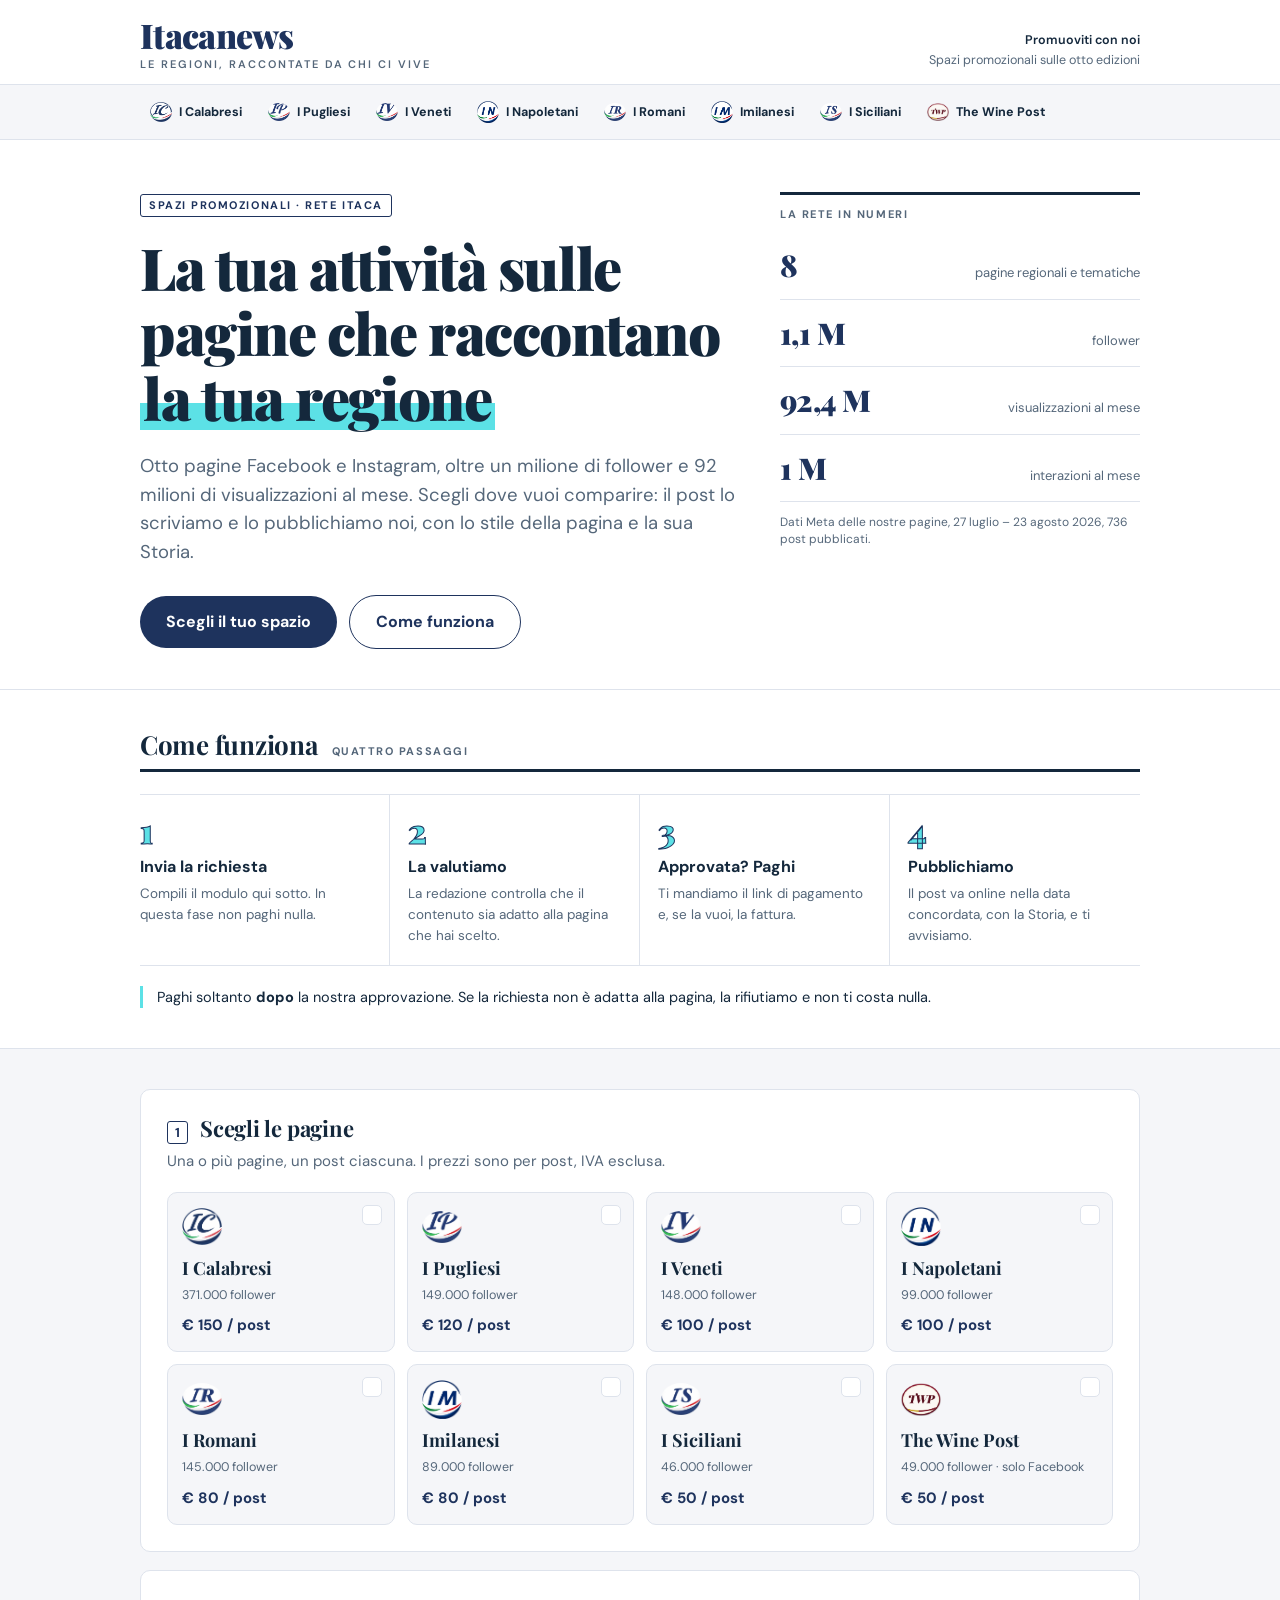
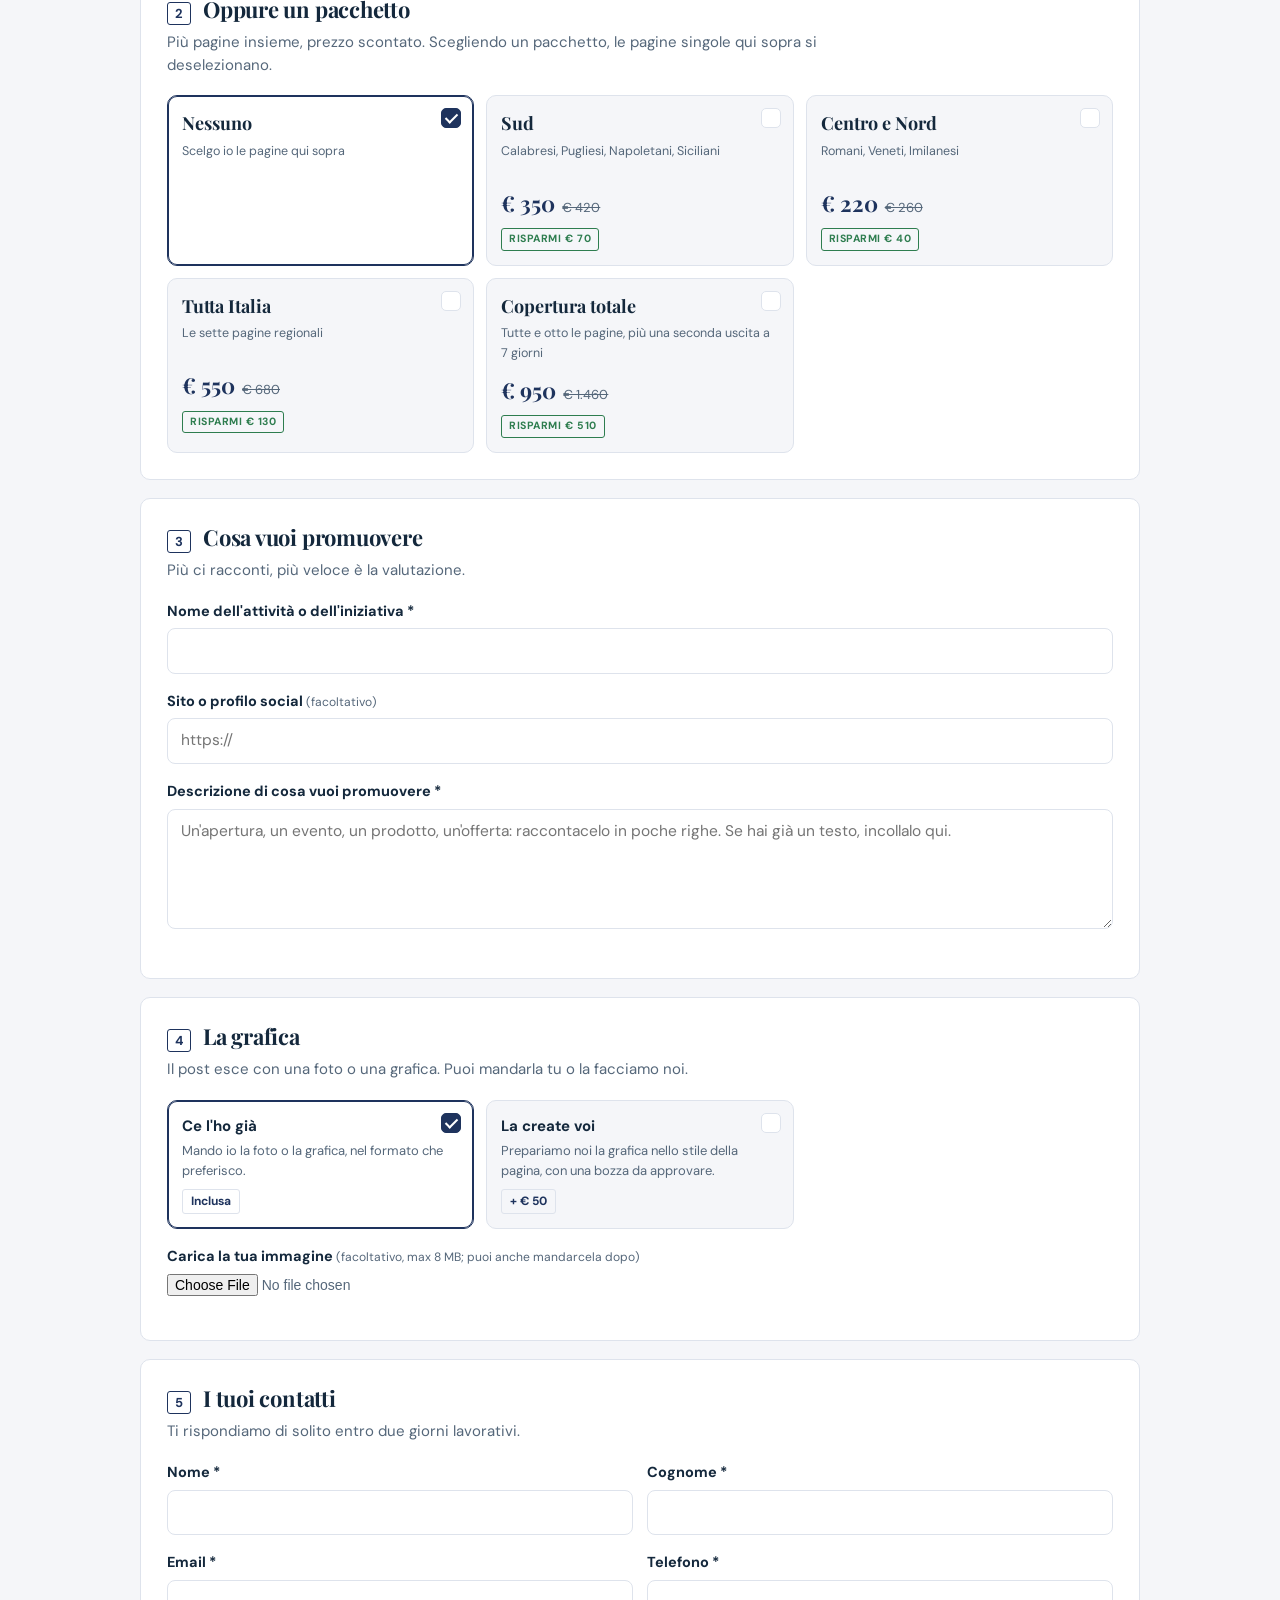
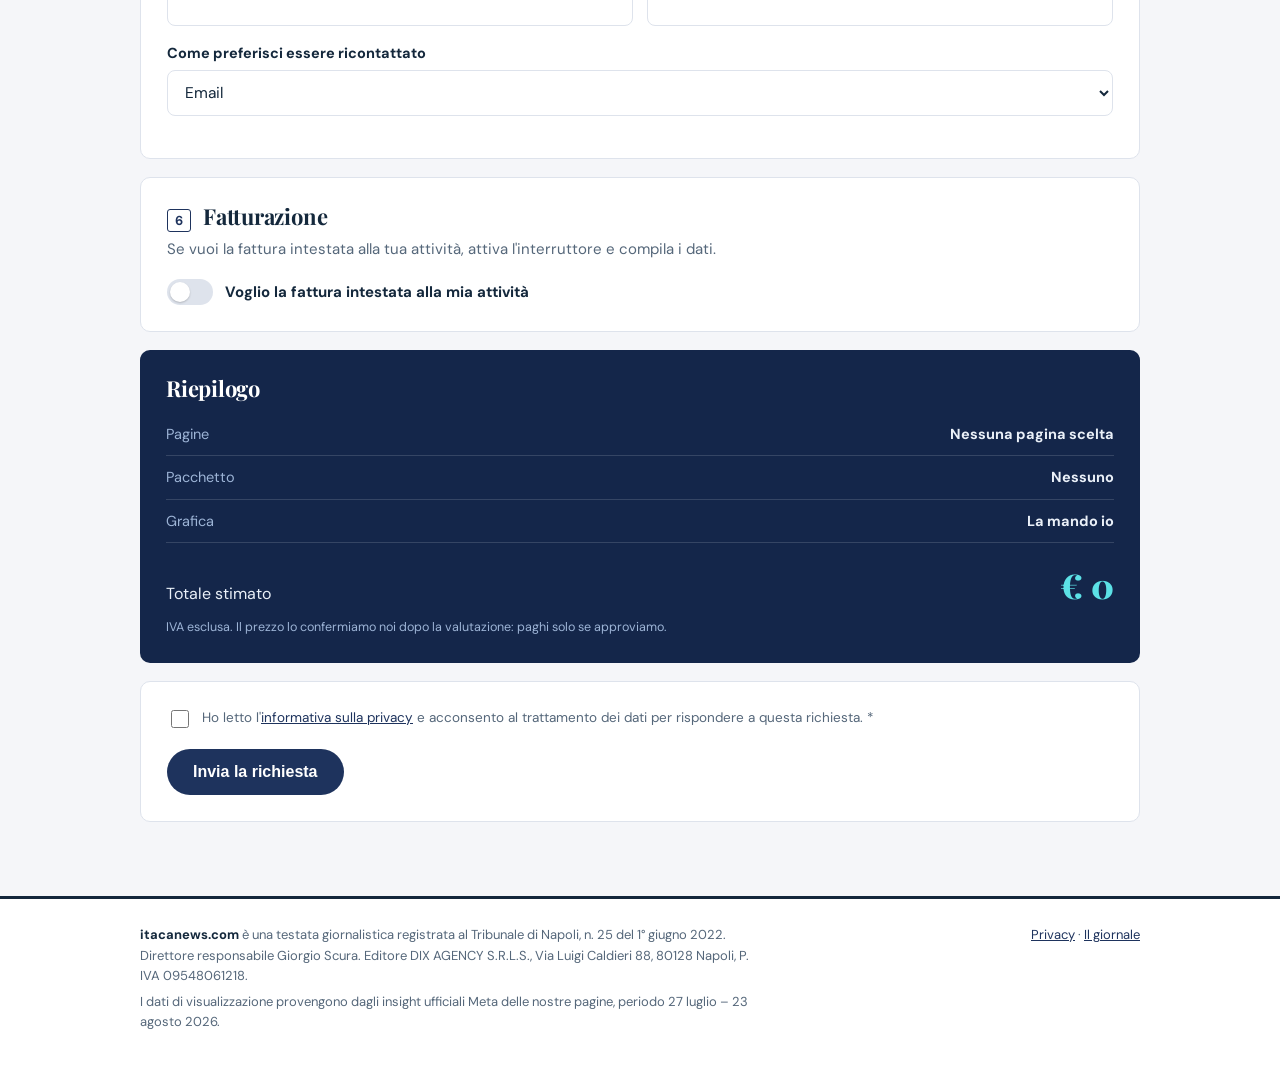
<file: index.html>
<!doctype html>
<html lang="it">
<head>
<meta charset="utf-8">
<meta name="viewport" content="width=device-width, initial-scale=1, viewport-fit=cover">
<title>Promuoviti con noi · itacanews.com</title>
<meta name="description" content="La tua attività sulle pagine Facebook e Instagram che raccontano la tua regione: otto edizioni, oltre un milione di follower. Scegli le pagine, mandiamo noi il post.">
<meta property="og:title" content="Promuoviti sulle pagine locali di itacanews.com">
<meta property="og:description" content="Otto pagine regionali, oltre un milione di follower e 92 milioni di visualizzazioni al mese. Il post lo pubblichiamo noi, con lo stile della pagina.">
<meta property="og:type" content="website">
<link rel="icon" href="loghi/i-calabresi-monogramma.png">
<link rel="preconnect" href="https://fonts.googleapis.com">
<link rel="stylesheet" href="https://fonts.googleapis.com/css2?family=Playfair+Display:wght@700;900&family=DM+Sans:wght@400;500;600;700&display=swap">
<link rel="stylesheet" href="stile.css?v=20261010b">
</head>
<body>

<header class="top">
  <div class="wrap">
    <a class="masthead" href="https://itacanews.com">Itacanews<small>Le regioni, raccontate da chi ci vive</small></a>
    <div class="top-right"><b>Promuoviti con noi</b>Spazi promozionali sulle otto edizioni</div>
  </div>
</header>

<nav class="strip" aria-label="Le edizioni">
  <div class="wrap">
    <a href="https://facebook.com/calabresinelsangue" target="_blank" rel="noopener"><img src="loghi/i-calabresi-monogramma.png" alt="">I Calabresi</a>
    <a href="https://facebook.com/ipugliesi" target="_blank" rel="noopener"><img src="loghi/i-pugliesi-monogramma.png" alt="">I Pugliesi</a>
    <a href="https://facebook.com/iveneti" target="_blank" rel="noopener"><img src="loghi/i-veneti-monogramma.png" alt="">I Veneti</a>
    <a href="https://facebook.com/inapoletanis" target="_blank" rel="noopener"><img src="loghi/i-napoletani-monogramma.png" alt="">I Napoletani</a>
    <a href="https://facebook.com/iromanit" target="_blank" rel="noopener"><img src="loghi/i-romani-monogramma.png" alt="">I Romani</a>
    <a href="https://facebook.com/imilanesi" target="_blank" rel="noopener"><img src="loghi/i-milanesi-monogramma.png" alt="">Imilanesi</a>
    <a href="https://facebook.com/isicilianinews" target="_blank" rel="noopener"><img src="loghi/i-siciliani-monogramma.png" alt="">I Siciliani</a>
    <a href="https://www.facebook.com/profile.php?id=23122330938" target="_blank" rel="noopener"><img src="loghi/the-wine-post-monogramma.png" alt="">The Wine Post</a>
  </div>
</nav>

<section class="hero">
  <div class="wrap">
    <div>
      <span class="kicker">Spazi promozionali · Rete Itaca</span>
      <h1>La tua attività sulle pagine che raccontano <mark>la tua regione</mark></h1>
      <p class="lead">Otto pagine Facebook e Instagram, oltre un milione di follower e 92 milioni di visualizzazioni al mese. Scegli dove vuoi comparire: il post lo scriviamo e lo pubblichiamo noi, con lo stile della pagina e la sua Storia.</p>
      <a class="cta" href="#richiesta">Scegli il tuo spazio</a>
      <a class="cta ghost" href="#come">Come funziona</a>
    </div>
    <aside class="numbers">
      <h2>La rete in numeri</h2>
      <div class="num"><b>8</b><span>pagine regionali e tematiche</span></div>
      <div class="num"><b>1,1 M</b><span>follower</span></div>
      <div class="num"><b>92,4 M</b><span>visualizzazioni al mese</span></div>
      <div class="num"><b>1 M</b><span>interazioni al mese</span></div>
      <p>Dati Meta delle nostre pagine, 27 luglio – 23 agosto 2026, 736 post pubblicati.</p>
    </aside>
  </div>
</section>

<section class="sec" id="come">
  <div class="wrap">
    <div class="sec-head"><h2>Come funziona</h2><span>Quattro passaggi</span></div>
    <div class="steps">
      <div class="step"><i>1</i><b>Invia la richiesta</b><p>Compili il modulo qui sotto. In questa fase non paghi nulla.</p></div>
      <div class="step"><i>2</i><b>La valutiamo</b><p>La redazione controlla che il contenuto sia adatto alla pagina che hai scelto.</p></div>
      <div class="step"><i>3</i><b>Approvata? Paghi</b><p>Ti mandiamo il link di pagamento e, se la vuoi, la fattura.</p></div>
      <div class="step"><i>4</i><b>Pubblichiamo</b><p>Il post va online nella data concordata, con la Storia, e ti avvisiamo.</p></div>
    </div>
    <p class="note">Paghi soltanto <b>dopo</b> la nostra approvazione. Se la richiesta non è adatta alla pagina, la rifiutiamo e non ti costa nulla.</p>
  </div>
</section>

<div class="form-bg" id="richiesta">
  <div class="wrap">
    <form id="modulo" novalidate>

      <div class="block">
        <div class="block-head"><span class="n">1</span><h2>Scegli le pagine</h2></div>
        <p class="sub">Una o più pagine, un post ciascuna. I prezzi sono per post, IVA esclusa.</p>
        <div class="cards" id="pagine"></div>
      </div>

      <div class="block">
        <div class="block-head"><span class="n">2</span><h2>Oppure un pacchetto</h2></div>
        <p class="sub">Più pagine insieme, prezzo scontato. Scegliendo un pacchetto, le pagine singole qui sopra si deselezionano.</p>
        <div class="cards packs" id="pacchetti"></div>
      </div>

      <div class="block">
        <div class="block-head"><span class="n">3</span><h2>Cosa vuoi promuovere</h2></div>
        <p class="sub">Più ci racconti, più veloce è la valutazione.</p>
        <div class="field"><label class="f" for="attivita">Nome dell'attività o dell'iniziativa *</label><input type="text" id="attivita" name="attivita" required autocomplete="organization"></div>
        <div class="field"><label class="f" for="sito">Sito o profilo social <small>(facoltativo)</small></label><input type="url" id="sito" name="sito" placeholder="https://" inputmode="url"></div>
        <div class="field"><label class="f" for="descrizione">Descrizione di cosa vuoi promuovere *</label><textarea id="descrizione" name="descrizione" required placeholder="Un'apertura, un evento, un prodotto, un'offerta: raccontacelo in poche righe. Se hai già un testo, incollalo qui."></textarea></div>
      </div>

      <div class="block">
        <div class="block-head"><span class="n">4</span><h2>La grafica</h2></div>
        <p class="sub">Il post esce con una foto o una grafica. Puoi mandarla tu o la facciamo noi.</p>
        <div class="cards two" id="grafica"></div>
        <div class="field" id="upload-wrap" style="margin-top:16px">
          <label class="f" for="immagine">Carica la tua immagine <small>(facoltativo, max 8 MB; puoi anche mandarcela dopo)</small></label>
          <input type="file" id="immagine" name="immagine" accept="image/*,.pdf">
        </div>
      </div>

      <div class="block">
        <div class="block-head"><span class="n">5</span><h2>I tuoi contatti</h2></div>
        <p class="sub">Ti rispondiamo di solito entro due giorni lavorativi.</p>
        <div class="row">
          <div class="field"><label class="f" for="nome">Nome *</label><input type="text" id="nome" name="nome" required autocomplete="given-name"></div>
          <div class="field"><label class="f" for="cognome">Cognome *</label><input type="text" id="cognome" name="cognome" required autocomplete="family-name"></div>
        </div>
        <div class="row">
          <div class="field"><label class="f" for="email">Email *</label><input type="email" id="email" name="email" required autocomplete="email"></div>
          <div class="field"><label class="f" for="telefono">Telefono *</label><input type="tel" id="telefono" name="telefono" required autocomplete="tel"></div>
        </div>
        <div class="field"><label class="f" for="canale">Come preferisci essere ricontattato</label>
          <select id="canale" name="canale"><option>Email</option><option>WhatsApp</option><option>Telefonata</option></select></div>
      </div>

      <div class="block">
        <div class="block-head"><span class="n">6</span><h2>Fatturazione</h2></div>
        <p class="sub">Se vuoi la fattura intestata alla tua attività, attiva l'interruttore e compila i dati.</p>
        <label class="switch"><input type="checkbox" id="fattura" name="fattura"><span class="knob"></span>Voglio la fattura intestata alla mia attività</label>
        <div id="fattura-campi" hidden style="margin-top:18px">
          <div class="field"><label class="f" for="ragione_sociale">Ragione sociale</label><input type="text" id="ragione_sociale" name="ragione_sociale"></div>
          <div class="row">
            <div class="field"><label class="f" for="piva">Partita IVA</label><input type="text" id="piva" name="piva" inputmode="numeric"></div>
            <div class="field"><label class="f" for="codice_fiscale">Codice fiscale</label><input type="text" id="codice_fiscale" name="codice_fiscale"></div>
          </div>
          <div class="row">
            <div class="field"><label class="f" for="sdi">Codice SDI o PEC</label><input type="text" id="sdi" name="sdi"></div>
            <div class="field"><label class="f" for="indirizzo">Indirizzo sede <small>(via, città, CAP, provincia)</small></label><input type="text" id="indirizzo" name="indirizzo"></div>
          </div>
        </div>
      </div>

      <div class="recap" aria-live="polite">
        <h2>Riepilogo</h2>
        <div class="rc"><span>Pagine</span><span id="rc-pagine">Nessuna pagina scelta</span></div>
        <div class="rc"><span>Pacchetto</span><span id="rc-pacchetto">Nessuno</span></div>
        <div class="rc"><span>Grafica</span><span id="rc-grafica">La mando io</span></div>
        <div class="rc-total"><span>Totale stimato</span><b id="rc-totale">€ 0</b></div>
        <p class="rc-note">IVA esclusa. Il prezzo lo confermiamo noi dopo la valutazione: paghi solo se approviamo.</p>
      </div>

      <div class="block">
        <label class="consent"><input type="checkbox" id="privacy" name="privacy" required>
          <span>Ho letto l'<a href="privacy.html" target="_blank">informativa sulla privacy</a> e acconsento al trattamento dei dati per rispondere a questa richiesta. *</span></label>
        <button type="submit" class="cta" id="invia">Invia la richiesta</button>
        <div class="msg" id="msg" hidden></div>
      </div>
    </form>
  </div>
</div>

<footer>
  <div class="wrap">
    <div>
      <p><b>itacanews.com</b> è una testata giornalistica registrata al Tribunale di Napoli, n. 25 del 1° giugno 2022. Direttore responsabile Giorgio Scura. Editore DIX AGENCY S.R.L.S., Via Luigi Caldieri 88, 80128 Napoli, P. IVA 09548061218.</p>
      <p>I dati di visualizzazione provengono dagli insight ufficiali Meta delle nostre pagine, periodo 27 luglio – 23 agosto 2026.</p>
    </div>
    <div><a href="privacy.html">Privacy</a> · <a href="https://itacanews.com">Il giornale</a></div>
  </div>
</footer>

<script src="config.js?v=20261010"></script>
<script src="modulo.js?v=20261010"></script>
</body>
</html>
</file>
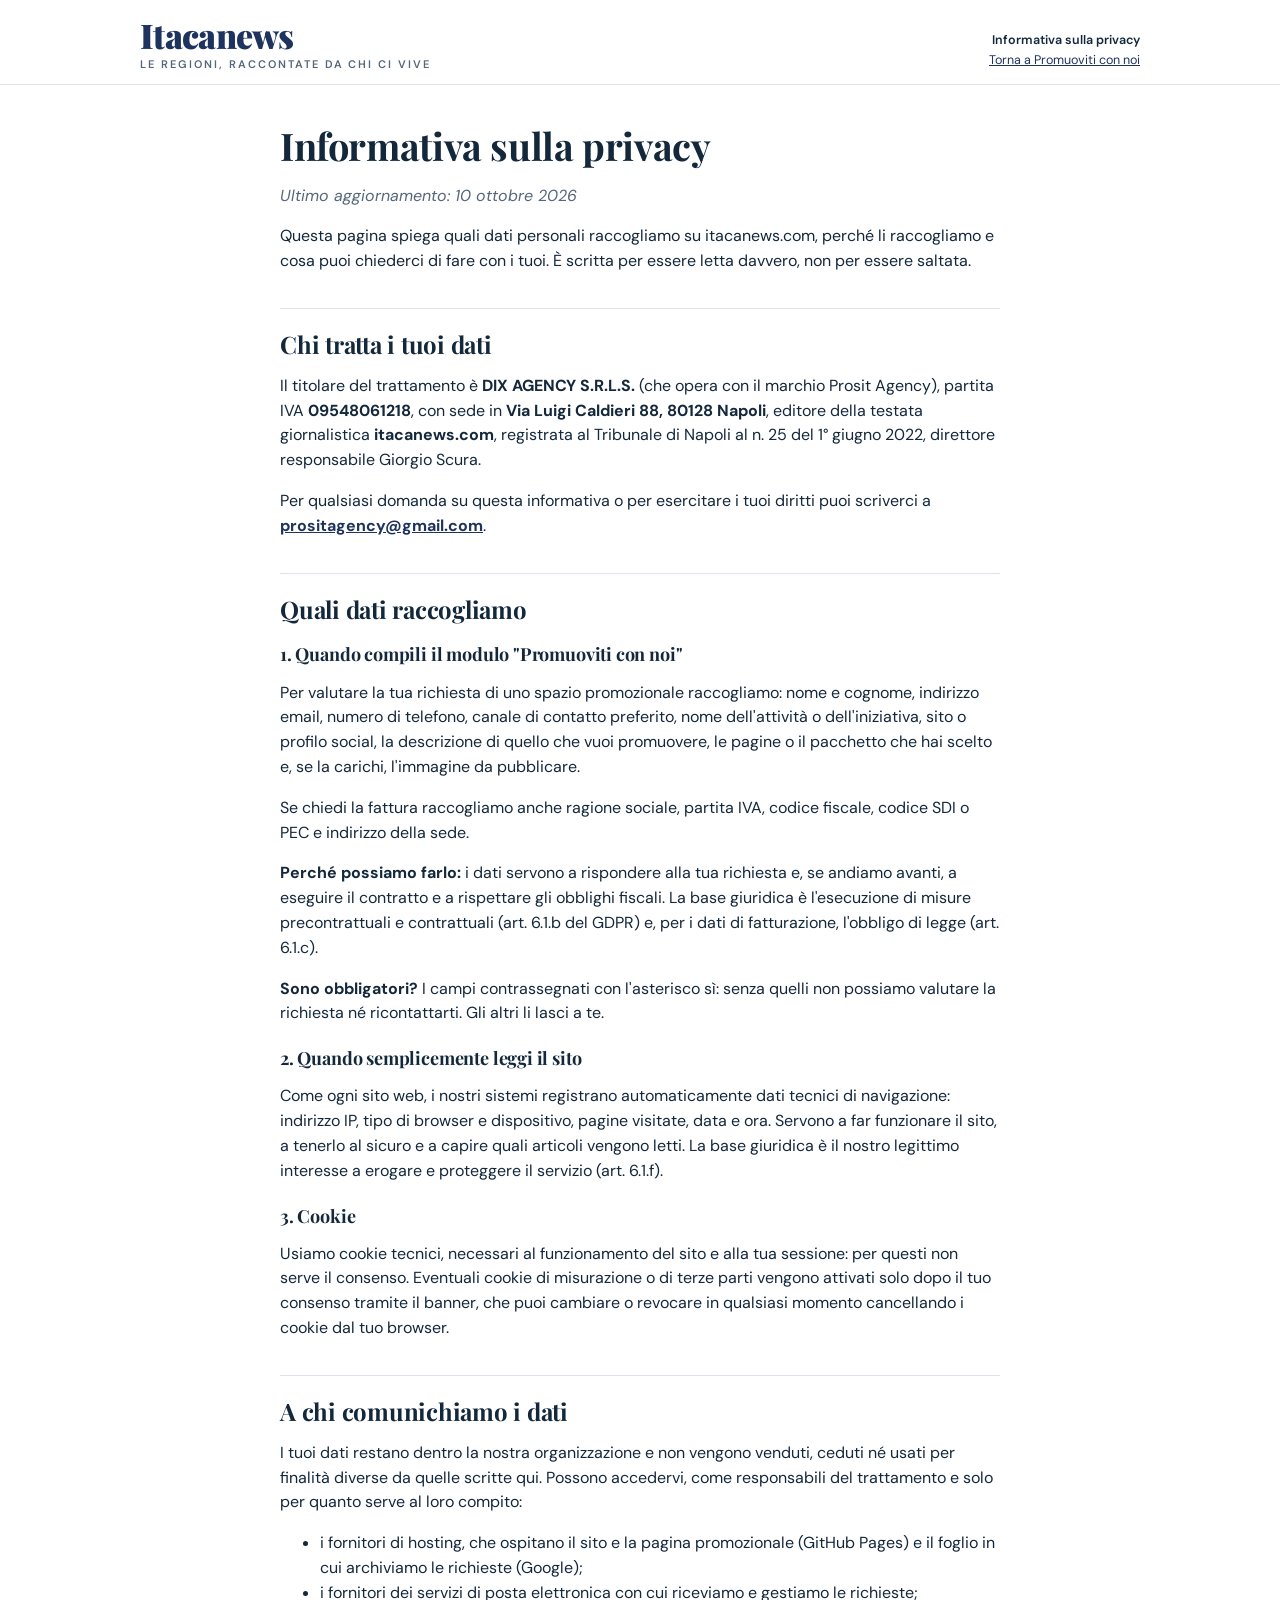
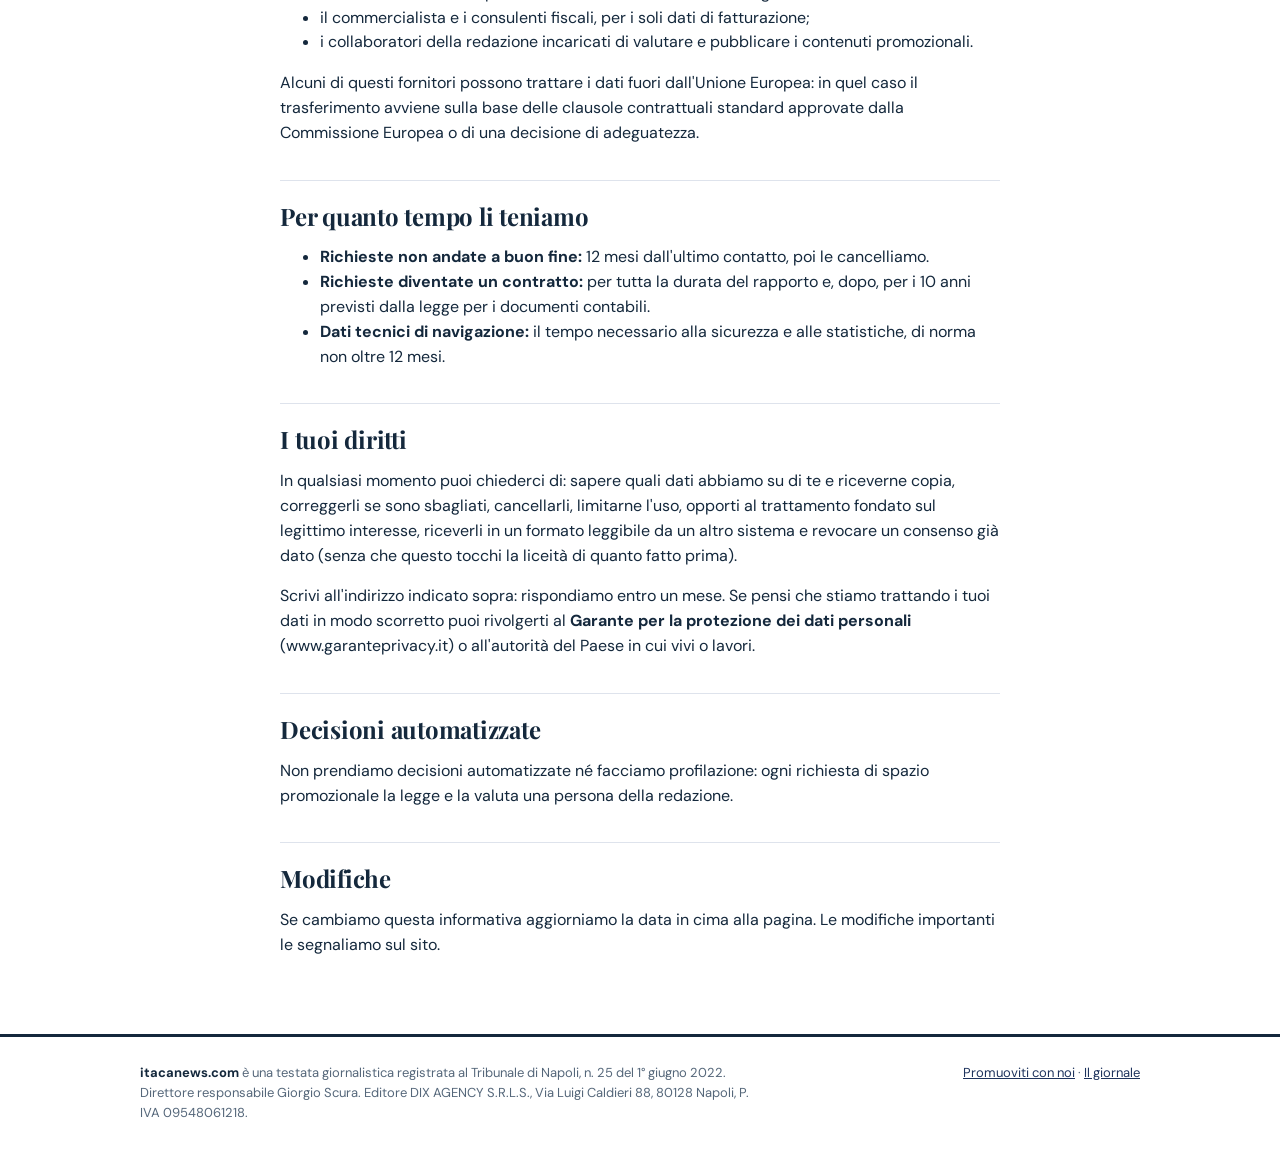
<file: privacy.html>
<!doctype html>
<html lang="it"><head><meta charset="utf-8"><meta name="viewport" content="width=device-width, initial-scale=1, viewport-fit=cover">
<title>Informativa sulla privacy · itacanews.com</title><meta name="robots" content="noindex">
<link rel="stylesheet" href="https://fonts.googleapis.com/css2?family=Playfair+Display:wght@700;900&family=DM+Sans:wght@400;500;600;700&display=swap">
<link rel="stylesheet" href="stile.css?v=20261010b"></head><body>
<header class="top"><div class="wrap"><a class="masthead" href="https://itacanews.com">Itacanews<small>Le regioni, raccontate da chi ci vive</small></a><div class="top-right"><b>Informativa sulla privacy</b><a href="index.html">Torna a Promuoviti con noi</a></div></div></header>
<main class="doc"><div class="wrap"><h1>Informativa sulla privacy</h1>
<p><em>Ultimo aggiornamento: 10 ottobre 2026</em></p>

<p>Questa pagina spiega quali dati personali raccogliamo su itacanews.com, perché li raccogliamo e cosa puoi chiederci di fare con i tuoi. È scritta per essere letta davvero, non per essere saltata.</p>

<h2>Chi tratta i tuoi dati</h2>
<p>Il titolare del trattamento è <strong>DIX AGENCY S.R.L.S.</strong> (che opera con il marchio Prosit Agency), partita IVA <strong>09548061218</strong>, con sede in <strong>Via Luigi Caldieri 88, 80128 Napoli</strong>, editore della testata giornalistica <strong>itacanews.com</strong>, registrata al Tribunale di Napoli al n. 25 del 1° giugno 2022, direttore responsabile Giorgio Scura.</p>
<p>Per qualsiasi domanda su questa informativa o per esercitare i tuoi diritti puoi scriverci a <strong><a href="mailto:prositagency@gmail.com">prositagency@gmail.com</a></strong>.</p>

<h2>Quali dati raccogliamo</h2>

<h3>1. Quando compili il modulo "Promuoviti con noi"</h3>
<p>Per valutare la tua richiesta di uno spazio promozionale raccogliamo: nome e cognome, indirizzo email, numero di telefono, canale di contatto preferito, nome dell'attività o dell'iniziativa, sito o profilo social, la descrizione di quello che vuoi promuovere, le pagine o il pacchetto che hai scelto e, se la carichi, l'immagine da pubblicare.</p>
<p>Se chiedi la fattura raccogliamo anche ragione sociale, partita IVA, codice fiscale, codice SDI o PEC e indirizzo della sede.</p>
<p><strong>Perché possiamo farlo:</strong> i dati servono a rispondere alla tua richiesta e, se andiamo avanti, a eseguire il contratto e a rispettare gli obblighi fiscali. La base giuridica è l'esecuzione di misure precontrattuali e contrattuali (art. 6.1.b del GDPR) e, per i dati di fatturazione, l'obbligo di legge (art. 6.1.c).</p>
<p><strong>Sono obbligatori?</strong> I campi contrassegnati con l'asterisco sì: senza quelli non possiamo valutare la richiesta né ricontattarti. Gli altri li lasci a te.</p>

<h3>2. Quando semplicemente leggi il sito</h3>
<p>Come ogni sito web, i nostri sistemi registrano automaticamente dati tecnici di navigazione: indirizzo IP, tipo di browser e dispositivo, pagine visitate, data e ora. Servono a far funzionare il sito, a tenerlo al sicuro e a capire quali articoli vengono letti. La base giuridica è il nostro legittimo interesse a erogare e proteggere il servizio (art. 6.1.f).</p>

<h3>3. Cookie</h3>
<p>Usiamo cookie tecnici, necessari al funzionamento del sito e alla tua sessione: per questi non serve il consenso. Eventuali cookie di misurazione o di terze parti vengono attivati solo dopo il tuo consenso tramite il banner, che puoi cambiare o revocare in qualsiasi momento cancellando i cookie dal tuo browser.</p>

<h2>A chi comunichiamo i dati</h2>
<p>I tuoi dati restano dentro la nostra organizzazione e non vengono venduti, ceduti né usati per finalità diverse da quelle scritte qui. Possono accedervi, come responsabili del trattamento e solo per quanto serve al loro compito:</p>
<ul>
<li>i fornitori di hosting, che ospitano il sito e la pagina promozionale (GitHub Pages) e il foglio in cui archiviamo le richieste (Google);</li>
<li>i fornitori dei servizi di posta elettronica con cui riceviamo e gestiamo le richieste;</li>
<li>il commercialista e i consulenti fiscali, per i soli dati di fatturazione;</li>
<li>i collaboratori della redazione incaricati di valutare e pubblicare i contenuti promozionali.</li>
</ul>
<p>Alcuni di questi fornitori possono trattare i dati fuori dall'Unione Europea: in quel caso il trasferimento avviene sulla base delle clausole contrattuali standard approvate dalla Commissione Europea o di una decisione di adeguatezza.</p>

<h2>Per quanto tempo li teniamo</h2>
<ul>
<li><strong>Richieste non andate a buon fine:</strong> 12 mesi dall'ultimo contatto, poi le cancelliamo.</li>
<li><strong>Richieste diventate un contratto:</strong> per tutta la durata del rapporto e, dopo, per i 10 anni previsti dalla legge per i documenti contabili.</li>
<li><strong>Dati tecnici di navigazione:</strong> il tempo necessario alla sicurezza e alle statistiche, di norma non oltre 12 mesi.</li>
</ul>

<h2>I tuoi diritti</h2>
<p>In qualsiasi momento puoi chiederci di: sapere quali dati abbiamo su di te e riceverne copia, correggerli se sono sbagliati, cancellarli, limitarne l'uso, opporti al trattamento fondato sul legittimo interesse, riceverli in un formato leggibile da un altro sistema e revocare un consenso già dato (senza che questo tocchi la liceità di quanto fatto prima).</p>
<p>Scrivi all'indirizzo indicato sopra: rispondiamo entro un mese. Se pensi che stiamo trattando i tuoi dati in modo scorretto puoi rivolgerti al <strong>Garante per la protezione dei dati personali</strong> (www.garanteprivacy.it) o all'autorità del Paese in cui vivi o lavori.</p>

<h2>Decisioni automatizzate</h2>
<p>Non prendiamo decisioni automatizzate né facciamo profilazione: ogni richiesta di spazio promozionale la legge e la valuta una persona della redazione.</p>

<h2>Modifiche</h2>
<p>Se cambiamo questa informativa aggiorniamo la data in cima alla pagina. Le modifiche importanti le segnaliamo sul sito.</p>

</div></main>
<footer><div class="wrap"><div><p><b>itacanews.com</b> è una testata giornalistica registrata al Tribunale di Napoli, n. 25 del 1° giugno 2022. Direttore responsabile Giorgio Scura. Editore DIX AGENCY S.R.L.S., Via Luigi Caldieri 88, 80128 Napoli, P. IVA 09548061218.</p></div><div><a href="index.html">Promuoviti con noi</a> · <a href="https://itacanews.com">Il giornale</a></div></div></footer>
</body></html>
</file>
<file: stile.css>
/* Landing «Promuoviti con noi» — itacanews.com
   Layout: foglio di quotidiano. Testata tipografica, filetti sottili, una colonna di lettura,
   le otto edizioni come schede da scegliere, il modulo in blocchi bianchi su carta grigia. */
:root{
  --paper:#FFFFFF; --paper2:#F5F6F9; --ink:#14283C; --soft:#55677A; --line:#DEE3EC;
  --navy:#1E335D; --navy-deep:#14264A; --cyan:#5CE1E6; --ok:#2E7D4F; --warn:#9A6B00; --mark-fg:#14283C;
  --tit:"Playfair Display",Georgia,"Times New Roman",serif;
  --body:"DM Sans","Helvetica Neue",Arial,sans-serif;
  --r:10px;
  color-scheme:light only;
}
/* Carta sempre bianca, in ogni tema del visualizzatore: scelta di Dix del 10/10. */
*{box-sizing:border-box}
html,body{margin:0}
body{background:var(--paper);color:var(--ink);font-family:var(--body);font-size:16px;line-height:1.55;-webkit-font-smoothing:antialiased}
img{max-width:100%;display:block}
a{color:var(--navy)}
h1,h2,h3{font-family:var(--tit);font-weight:700;line-height:1.12;letter-spacing:-.01em;margin:0;text-wrap:balance}
.wrap{max-width:1040px;margin:0 auto;padding-inline:20px}
.sr{position:absolute;width:1px;height:1px;overflow:hidden;clip:rect(0 0 0 0)}

/* testata */
.top{border-bottom:1px solid var(--line)}
.top .wrap{display:flex;align-items:flex-end;justify-content:space-between;gap:16px;padding-block:18px 14px}
.masthead{font-family:var(--tit);font-weight:900;font-size:34px;letter-spacing:-.02em;line-height:1;color:var(--navy);text-decoration:none}
.masthead small{display:block;font:600 11px/1 var(--body);letter-spacing:.18em;text-transform:uppercase;color:var(--soft);margin-top:7px}
.top-right{text-align:right;font-size:12.5px;color:var(--soft)}
.top-right b{display:block;color:var(--ink);font-weight:600}
@media(max-width:640px){.top-right{display:none}.masthead{font-size:28px}}

/* striscia edizioni */
.strip{background:var(--paper2);border-bottom:1px solid var(--line)}
.strip .wrap{display:flex;gap:6px;overflow-x:auto;scrollbar-width:none;padding-block:10px}
.strip .wrap::-webkit-scrollbar{display:none}
.strip a{flex:none;display:flex;align-items:center;gap:7px;font:700 12.5px/1 var(--body);color:var(--ink);text-decoration:none;padding:6px 10px;border-radius:999px}
.strip a:hover{background:var(--paper)}
.strip img{width:22px;height:22px;object-fit:contain}

/* apertura */
.hero .wrap{display:grid;grid-template-columns:1.25fr .75fr;gap:40px;padding-block:52px 40px;align-items:start}
@media(max-width:820px){.hero .wrap{grid-template-columns:1fr;gap:28px;padding-block:36px 28px}}
.kicker{display:inline-block;font:700 11px/1 var(--body);letter-spacing:.14em;text-transform:uppercase;color:var(--navy);border:1px solid var(--navy);border-radius:3px;padding:5px 8px;margin-bottom:18px}
.hero h1{font-size:clamp(34px,5.2vw,58px);font-weight:900;letter-spacing:-.025em;color:var(--ink)}
.hero h1 mark{background:linear-gradient(transparent 58%,var(--cyan) 58%,var(--cyan) 92%,transparent 92%);color:var(--mark-fg);padding:0 .06em}
.lead{font-size:18.5px;color:var(--soft);max-width:56ch;margin:22px 0 28px}
.cta{display:inline-block;background:var(--navy);color:#fff;text-decoration:none;font-weight:700;font-size:16px;padding:14px 26px;border-radius:999px;border:0;cursor:pointer;transition:transform .12s,opacity .12s}
.cta:hover{transform:translateY(-1px);opacity:.94}
.cta.ghost{background:transparent;color:var(--navy);border:1.5px solid var(--navy);margin-left:8px}
.numbers{border-top:3px solid var(--ink);padding-top:14px}
.numbers h2{font:700 11px/1 var(--body);letter-spacing:.14em;text-transform:uppercase;color:var(--soft);margin-bottom:12px}
.num{display:flex;justify-content:space-between;align-items:baseline;gap:12px;padding:10px 0;border-bottom:1px solid var(--line)}
.num b{font-family:var(--tit);font-size:30px;font-weight:900;letter-spacing:-.02em;font-variant-numeric:tabular-nums;color:var(--navy)}
.num span{font-size:13px;color:var(--soft);text-align:right}
.numbers p{font-size:12px;color:var(--soft);margin:12px 0 0;line-height:1.45}

/* sezioni */
section.sec{border-top:1px solid var(--line)}
section.sec .wrap{padding-block:40px}
.sec-head{display:flex;align-items:baseline;gap:14px;margin-bottom:22px;border-bottom:3px solid var(--ink);padding-bottom:10px}
.sec-head h2{font-size:26px}
.sec-head span{font:700 11px/1 var(--body);letter-spacing:.14em;text-transform:uppercase;color:var(--soft)}
.sub{color:var(--soft);font-size:15px;max-width:66ch;margin:-8px 0 22px}

/* come funziona */
.steps{display:grid;grid-template-columns:repeat(4,1fr);gap:0;border-top:1px solid var(--line);border-bottom:1px solid var(--line)}
@media(max-width:760px){.steps{grid-template-columns:1fr 1fr}}
@media(max-width:460px){.steps{grid-template-columns:1fr}}
.step{padding:18px 18px 18px 0;border-right:1px solid var(--line);padding-left:18px}
.step:first-child{padding-left:0}.step:last-child{border-right:0}
@media(max-width:760px){.step{padding-left:0;padding-right:18px;border-right:0}}
.step i{font:900 34px/1 var(--tit);color:var(--cyan);display:block;margin-bottom:8px;-webkit-text-stroke:1px var(--navy)}
.step b{display:block;font-size:16px;margin-bottom:4px}
.step p{margin:0;font-size:13.5px;color:var(--soft)}
.note{margin:20px 0 0;font-size:14.5px;color:var(--ink);padding-left:14px;border-left:3px solid var(--cyan)}

/* modulo */
.form-bg{background:var(--paper2);border-top:1px solid var(--line)}
.form-bg .wrap{padding-block:40px 56px}
.block{background:var(--paper);border:1px solid var(--line);border-radius:var(--r);padding:26px;margin-bottom:18px}
.block-head{display:flex;align-items:baseline;gap:12px;margin-bottom:6px}
.block-head .n{font:700 13px/1 var(--body);color:var(--navy);border:1px solid var(--navy);border-radius:3px;padding:4px 7px;flex:none}
.block-head h2{font-size:22px}
.block .sub{margin:0 0 18px}
label.f{display:block;font-weight:700;font-size:14.5px;margin-bottom:6px}
label.f small{font-weight:400;color:var(--soft)}
.field{margin-bottom:16px}
.row{display:grid;grid-template-columns:1fr 1fr;gap:14px}
@media(max-width:600px){.row{grid-template-columns:1fr}}
input[type=text],input[type=email],input[type=tel],input[type=url],textarea,select{
  width:100%;font-family:var(--body);font-size:15.5px;color:var(--ink);background:var(--paper);
  border:1px solid var(--line);border-radius:8px;padding:11px 13px;line-height:1.4}
textarea{min-height:120px;resize:vertical}
input:focus,textarea:focus,select:focus,button:focus-visible,.card:focus-within{outline:3px solid rgba(92,225,230,.6);outline-offset:1px;border-color:var(--navy)}
input[type=file]{font-size:14px;color:var(--soft)}

.cards{display:grid;gap:12px;grid-template-columns:repeat(auto-fill,minmax(215px,1fr))}
.cards.packs{grid-template-columns:repeat(auto-fill,minmax(235px,1fr))}
.cards.two{grid-template-columns:repeat(auto-fill,minmax(250px,1fr))}
.card{position:relative;display:block;border:1.5px solid var(--line);border-radius:var(--r);background:var(--paper2);padding:14px;cursor:pointer;transition:border-color .12s,background .12s}
.card:hover{border-color:var(--navy)}
.card input{position:absolute;opacity:0;width:0;height:0}
.card.on{border-color:var(--navy);background:var(--paper);box-shadow:inset 0 0 0 1px var(--navy)}
.card .tick{position:absolute;top:12px;right:12px;width:20px;height:20px;border:1.5px solid var(--line);border-radius:5px;background:var(--paper)}
.card.on .tick{background:var(--navy);border-color:var(--navy)}
.card.on .tick::after{content:"";position:absolute;left:6px;top:2px;width:5px;height:10px;border:solid #fff;border-width:0 2px 2px 0;transform:rotate(45deg)}
.card .logo{width:40px;height:40px;object-fit:contain;margin-bottom:8px}
.pg-name{font-family:var(--tit);font-weight:700;font-size:18px;display:block;padding-right:26px}
.pg-meta{font-size:12.5px;color:var(--soft);font-variant-numeric:tabular-nums;margin-top:3px;display:block}
.pg-price{display:block;margin-top:9px;font-weight:700;font-size:15px;color:var(--navy)}
.pack-list{font-size:12.5px;color:var(--soft);margin-top:4px;display:block;min-height:34px}
.pack-price{display:block;margin-top:10px}
.pack-price b{font-family:var(--tit);font-size:22px;color:var(--navy)}
.pack-price s{font-size:13px;color:var(--soft);margin-left:7px}
.save{display:inline-block;font-size:10.5px;font-weight:700;letter-spacing:.05em;text-transform:uppercase;color:var(--ok);border:1px solid currentColor;border-radius:3px;padding:2px 7px;margin-top:8px}
.ch-title{font-weight:700;font-size:15px;display:block;padding-right:26px}
.ch-desc{display:block;font-size:13px;color:var(--soft);margin-top:3px}
.ch-tag{display:inline-block;margin-top:8px;font-size:12px;font-weight:700;color:var(--navy);border:1px solid var(--line);border-radius:3px;padding:2px 8px}

.switch{display:flex;align-items:center;gap:12px;font-weight:700;font-size:15px;cursor:pointer;user-select:none}
.switch input{position:absolute;opacity:0;width:0;height:0}
.switch .knob{width:46px;height:26px;background:var(--line);border-radius:999px;position:relative;transition:background .15s;flex:none}
.switch .knob::after{content:"";position:absolute;left:3px;top:3px;width:20px;height:20px;border-radius:50%;background:#fff;transition:transform .15s;box-shadow:0 1px 2px rgba(0,0,0,.2)}
.switch input:checked+.knob{background:var(--navy)}
.switch input:checked+.knob::after{transform:translateX(20px)}

.recap{background:var(--navy-deep);color:#EAF0F8;border-radius:var(--r);padding:26px;margin-bottom:18px}
.recap h2{color:#fff;font-size:22px;margin-bottom:12px}
.rc{display:flex;justify-content:space-between;gap:20px;padding:10px 0;border-bottom:1px solid rgba(255,255,255,.14);font-size:14.5px}
.rc span:first-child{color:#9DB4D6;flex:none}
.rc span:last-child{text-align:right;font-weight:700}
.rc-total{display:flex;justify-content:space-between;align-items:baseline;padding:16px 0 2px}
.rc-total b{font-family:var(--tit);font-size:34px;font-weight:900;color:var(--cyan);font-variant-numeric:tabular-nums}
.rc-note{font-size:12.5px;color:#9DB4D6;margin:4px 0 0}

.consent{display:flex;gap:10px;align-items:flex-start;font-size:13.5px;color:var(--soft);margin:0 0 18px}
.consent input{width:18px;height:18px;margin-top:2px;flex:none;accent-color:var(--navy)}
.msg{margin-top:14px;font-size:14.5px;padding:12px 14px;border-radius:8px;border:1px solid var(--line)}
.msg.ok{border-color:var(--ok);color:var(--ok)}
.msg.err{border-color:#B3261E;color:#B3261E}
.invalid{border-color:#B3261E!important}

/* piè di pagina */
footer{border-top:3px solid var(--ink)}
footer .wrap{padding-block:26px 40px;display:grid;grid-template-columns:1fr auto;gap:20px;font-size:13px;color:var(--soft)}
@media(max-width:640px){footer .wrap{grid-template-columns:1fr}}
footer b{color:var(--ink)}
footer p{margin:0 0 6px;max-width:70ch}

/* pagina privacy */
.doc .wrap{max-width:760px;padding-block:40px 60px}
.doc h1{font-size:38px;margin-bottom:8px}
.doc h2{font-size:24px;margin:34px 0 10px;border-top:1px solid var(--line);padding-top:22px}
.doc h3{font-size:18px;margin:22px 0 6px}
.doc p,.doc li{font-size:16px}
.doc em{color:var(--soft)}
@media (prefers-reduced-motion: reduce){*{transition:none!important}}
</file>
